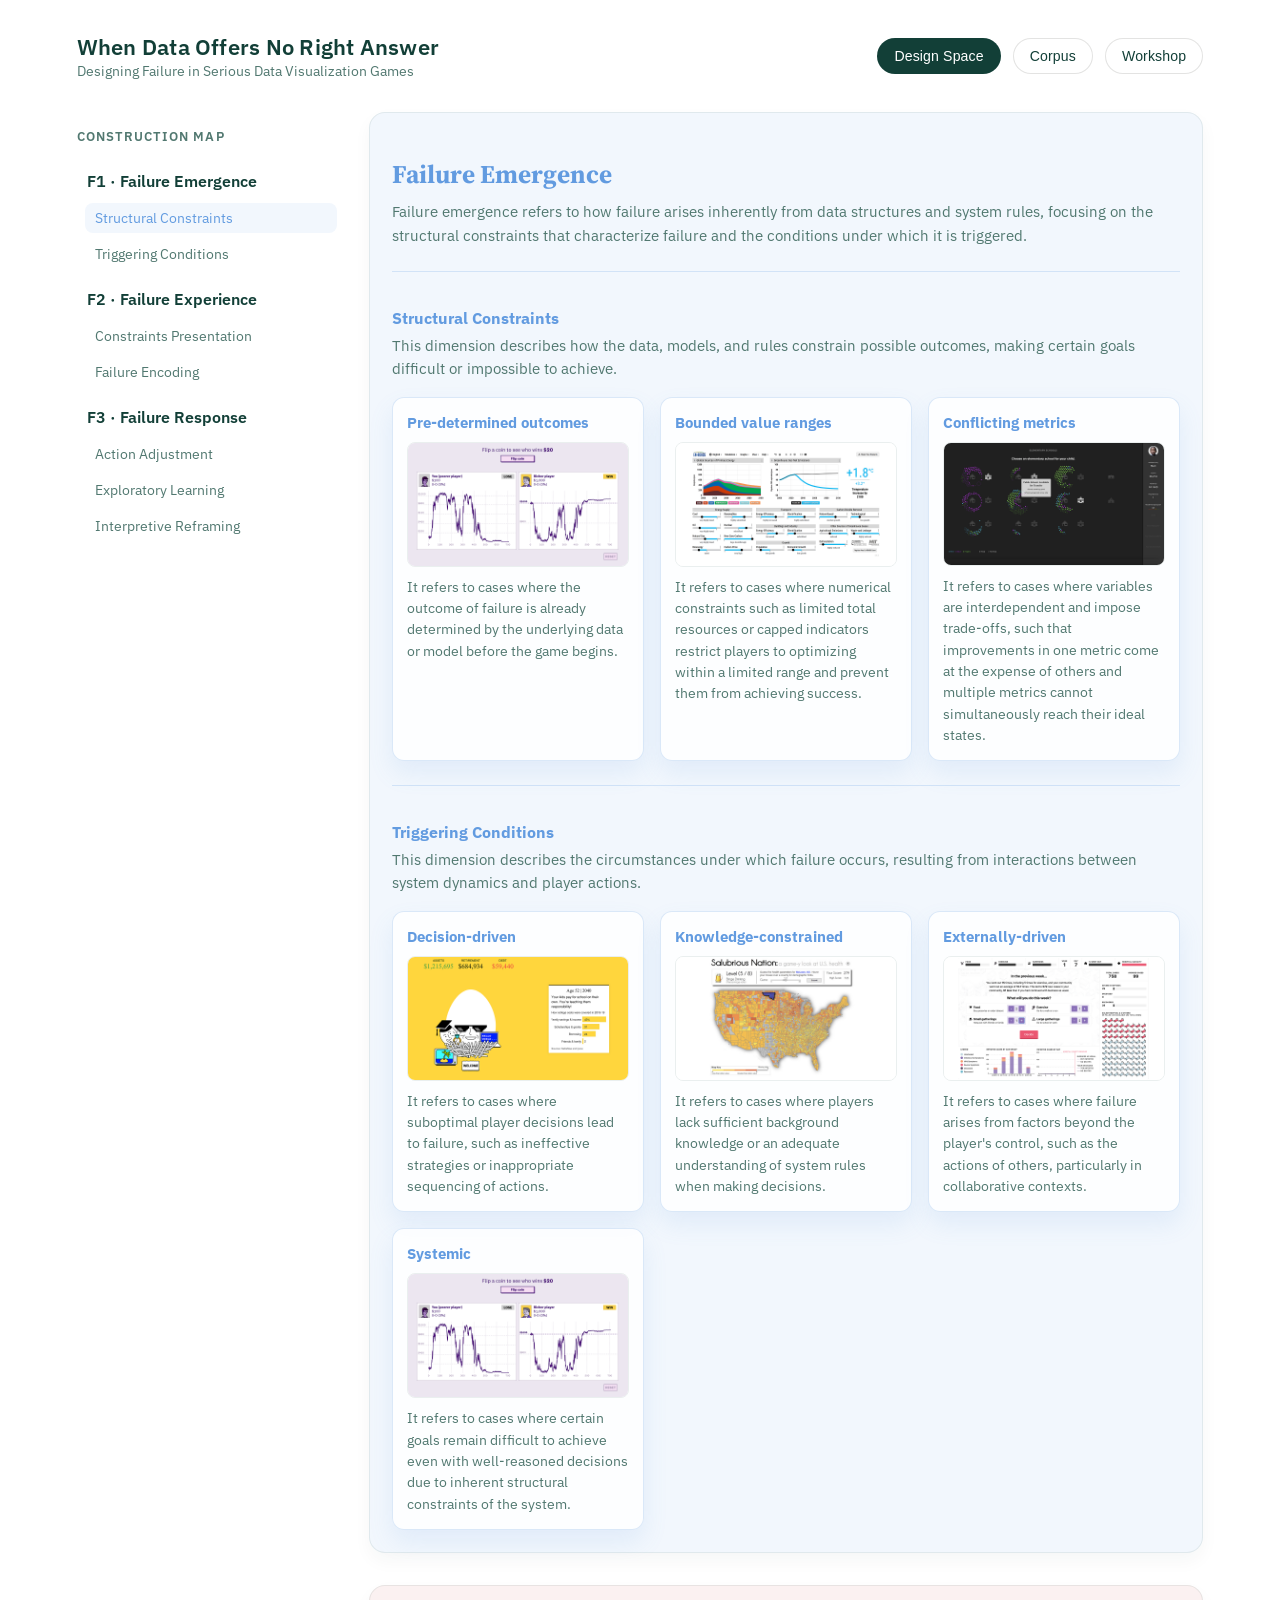
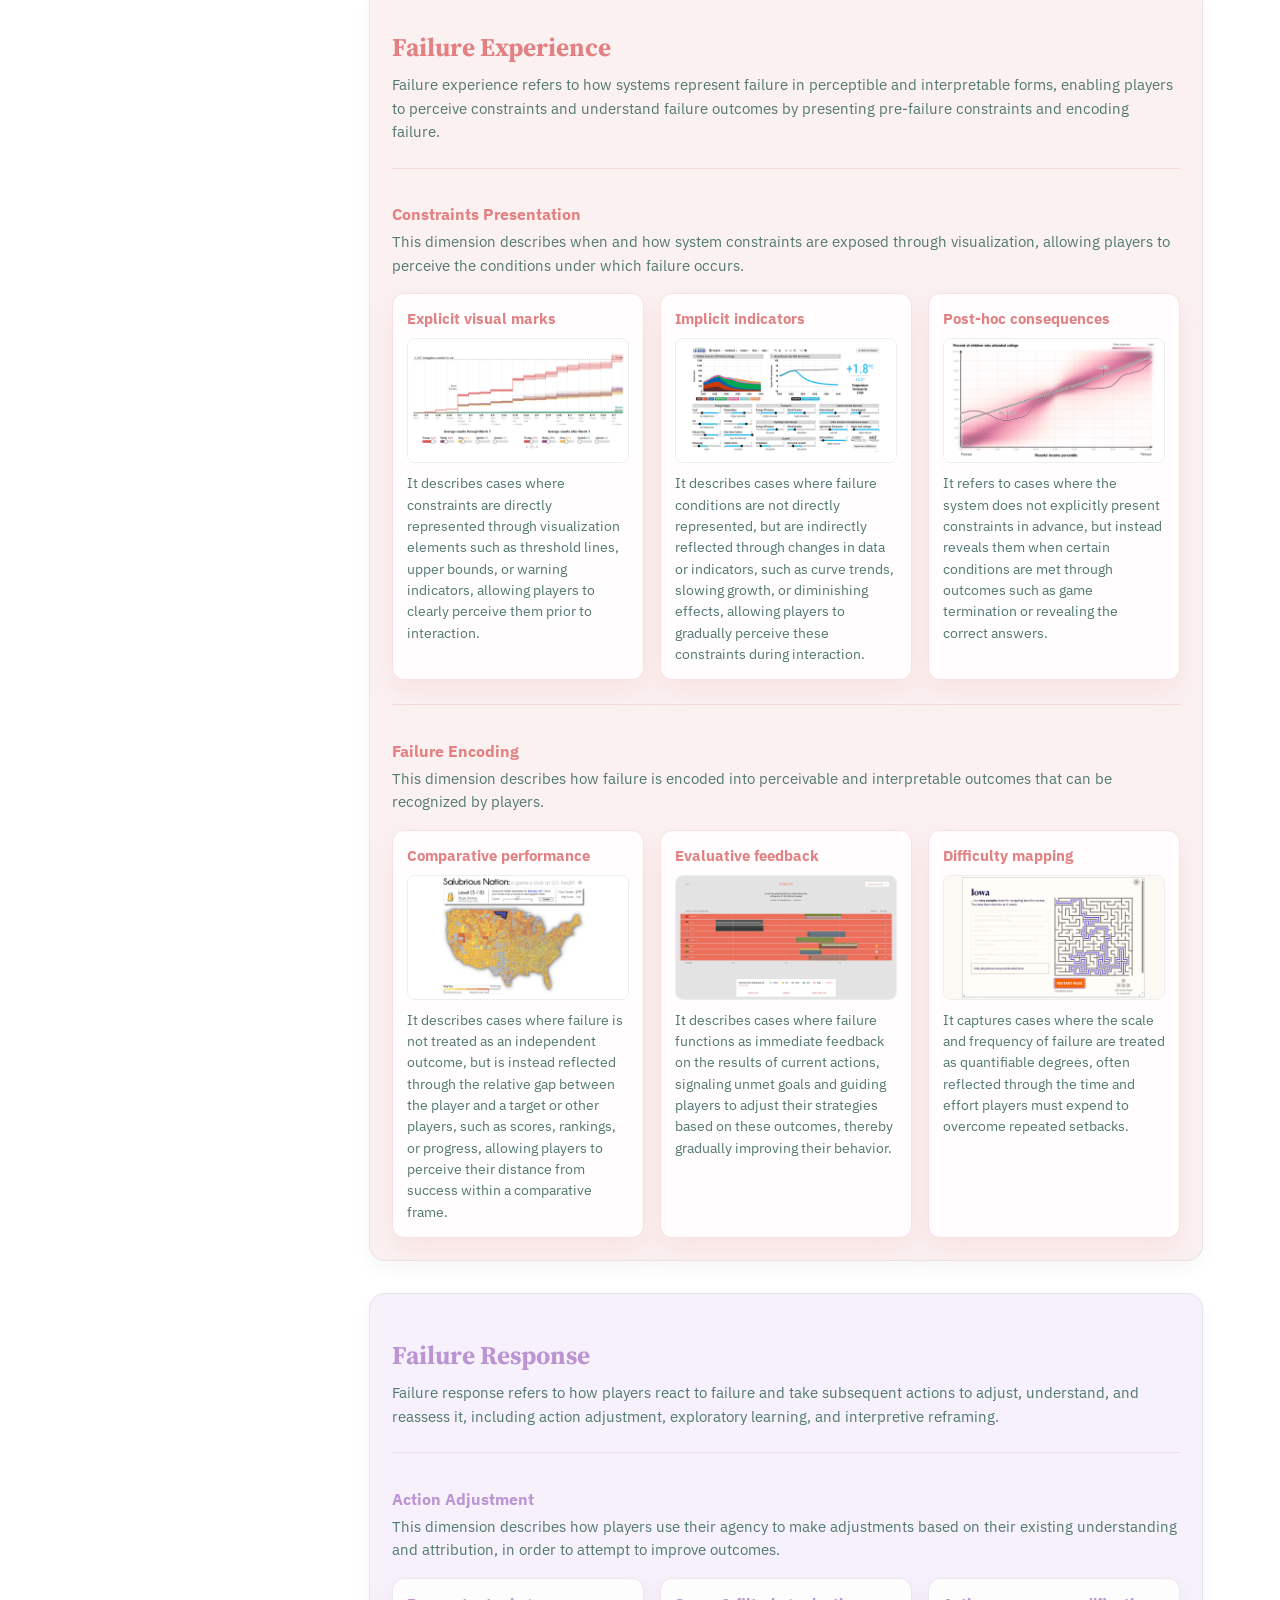
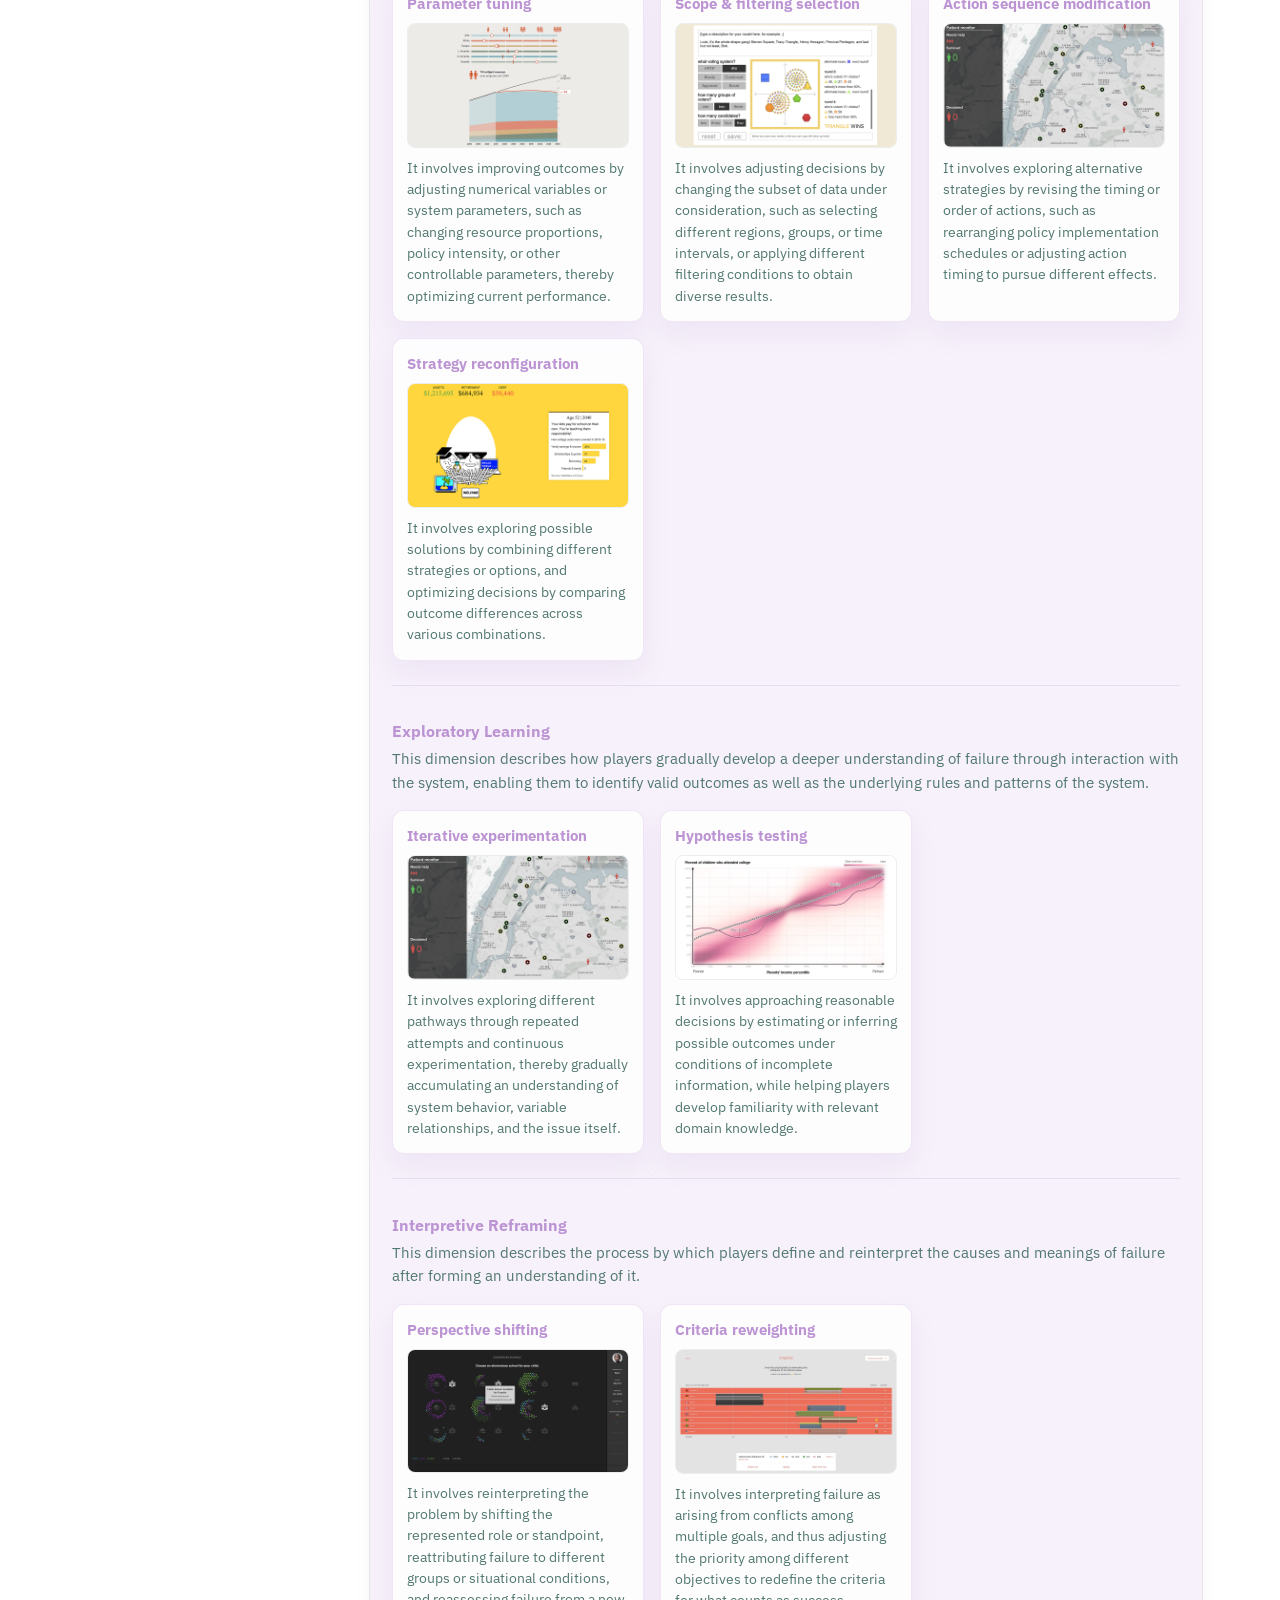
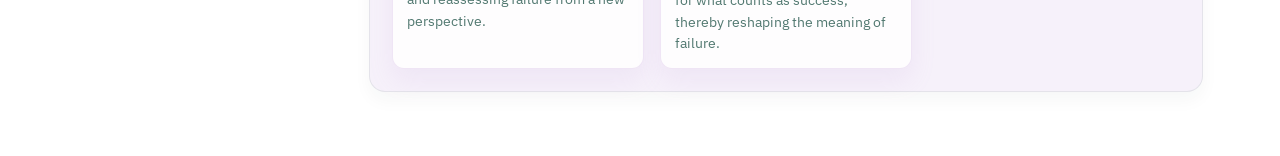
<file: index.html>
<!doctype html>
<html lang="zh-CN">
<head>
  <meta charset="utf-8" />
  <meta name="viewport" content="width=device-width, initial-scale=1" />
  <title>Serious Vis Game</title>
  <link rel="stylesheet" href="styles.css" />
</head>
<body>
  <div class="bg-glow" aria-hidden="true"></div>
  <header class="site-header">
    <div class="brand">
      <!-- <span class="brand-mark">SV</span> -->
      <div>
        <div class="brand-title">When Data Offers No Right Answer</div>
        <div class="brand-subtitle">Designing Failure in Serious Data Visualization Games</div>
      </div>
    </div>
    <nav class="tabs" role="tablist" aria-label="主导航">
      <button class="tab is-active" role="tab" aria-selected="true" data-target="construction" data-page="construction">Design Space</button>
      <button class="tab" role="tab" aria-selected="false" data-target="corpus" data-page="corpus">Corpus</button>
      <!-- <button class="tab" role="tab" aria-selected="false" data-target="design" data-page="design-space">Design Space</button> -->
      <button class="tab" role="tab" aria-selected="false" data-target="workshop" data-page="workshop">Workshop</button>
    </nav>
  </header>

  <main class="page">
    <div id="page-container" aria-live="polite"></div>
  </main>

  <script src="script.js"></script>
</body>
</html>
</file>
<file: styles.css>
@import url('https://fonts.googleapis.com/css2?family=IBM+Plex+Sans:wght@400;500;600&family=Source+Serif+4:wght@400;500;600&display=swap');

:root {
  color-scheme: light;
  --bg: #ffffff;
  --ink: #123f37;
  --muted: #517870;
  --accent: #7bc6b9;
  --accent-2: #bfe6df;
  --panel: #f6fffd;
  --shadow: 0 20px 40px rgba(18, 63, 55, 0.12);
  --f1-strong: #629be0;
  --f1-soft: #f2f7fd;
  --f2-strong: #e38082;
  --f2-soft: #fbf1f1;
  --f3-strong: #bc94d3;
  --f3-soft: #f6f1fa;
}

* {
  box-sizing: border-box;
}

html {
  scroll-behavior: smooth;
}

body {
  margin: 0;
  min-height: 100vh;
  font-family: 'IBM Plex Sans', system-ui, sans-serif;
  color: var(--ink);
  background: var(--bg);
}

.bg-glow {
  position: fixed;
  inset: 0;
  background: transparent;
  pointer-events: none;
  z-index: -1;
}

.site-header {
  display: flex;
  flex-wrap: wrap;
  align-items: center;
  justify-content: space-between;
  gap: 24px;
  padding: 32px 6vw 16px;
}

.brand {
  display: flex;
  align-items: center;
  gap: 16px;
}

.brand-mark {
  width: 52px;
  height: 52px;
  border-radius: 16px;
  display: grid;
  place-items: center;
  font-weight: 600;
  background: linear-gradient(140deg, var(--accent), #a9ddd3);
  color: #fff;
  box-shadow: var(--shadow);
}

.brand-title {
  font-size: 1.4rem;
  font-weight: 600;
  letter-spacing: 0.01em;
}

.brand-subtitle {
  font-size: 0.9rem;
  color: var(--muted);
  max-width: 420px;
}

.tabs {
  display: flex;
  flex-wrap: wrap;
  gap: 12px;
}

.tab {
  border: 1px solid rgba(31, 26, 21, 0.12);
  background: rgba(255, 255, 255, 0.7);
  color: var(--ink);
  padding: 9px 16px;
  border-radius: 999px;
  font-weight: 500;
  font-size: 0.88rem;
  letter-spacing: 0.01em;
  cursor: pointer;
  transition: transform 0.2s ease, box-shadow 0.2s ease, background 0.2s ease;
}

.tab:hover {
  transform: translateY(-2px);
  box-shadow: 0 10px 20px rgba(31, 26, 21, 0.12);
}

.tab.is-active {
  background: var(--ink);
  color: #fff;
  border-color: transparent;
}

.page {
  padding: 0 6vw 64px;
}

.panel {
  display: none;
  background: transparent;
  border-radius: 0;
  padding: 16px 0 0;
  box-shadow: none;
  border: none;
  animation: fadeIn 0.4s ease;
}

.panel.is-active {
  display: block;
}

.panel h1 {
  font-family: 'Source Serif 4', serif;
  font-size: clamp(1.7rem, 2.6vw, 2.2rem);
  margin: 0 0 12px;
}

.panel p {
  margin: 0;
  font-size: 0.95rem;
  line-height: 1.55;
  color: var(--muted);
}

.corpus-panel {
  display: flex;
  flex-direction: column;
  gap: 24px;
}

.corpus-header {
  max-width: 760px;
}

.corpus-grid {
  display: grid;
  grid-template-columns: repeat(auto-fit, minmax(320px, 1fr));
  gap: 22px;
}

.corpus-card {
  position: relative;
  height: 640px;
  perspective: 1200px;
}

.corpus-card-inner {
  position: relative;
  width: 100%;
  height: 100%;
  transition: transform 0.45s ease;
  transform-style: preserve-3d;
}

.corpus-card.is-flipped .corpus-card-inner {
  transform: rotateY(180deg);
}

.corpus-face {
  position: absolute;
  inset: 0;
  background: rgba(255, 255, 255, 0.82);
  border: 1px solid rgba(18, 63, 55, 0.12);
  border-radius: 16px;
  padding: 16px;
  box-shadow: 0 8px 18px rgba(18, 63, 55, 0.05);
  display: flex;
  flex-direction: column;
  gap: 12px;
  backface-visibility: hidden;
  overflow: hidden;
}

.corpus-face-back {
  transform: rotateY(180deg);
}

.corpus-top-row {
  display: flex;
  align-items: center;
  gap: 10px;
  flex-wrap: wrap;
}

.corpus-id-badge {
  display: inline-flex;
  align-items: center;
  padding: 5px 10px;
  border-radius: 999px;
  background: rgba(123, 198, 185, 0.16);
  color: var(--ink);
  font-size: 0.86rem;
  font-weight: 600;
  letter-spacing: 0.02em;
}

.corpus-name {
  margin: 0;
  font-size: 1.08rem;
  line-height: 1.2;
}

.corpus-meta-pill {
  align-self: flex-start;
  padding: 5px 9px;
  border-radius: 999px;
  background: rgba(123, 198, 185, 0.15);
  color: var(--ink);
  font-size: 0.82rem;
  font-weight: 500;
}

.corpus-image {
  width: 100%;
  aspect-ratio: 16 / 9;
  object-fit: cover;
  border-radius: 10px;
  border: 1px solid rgba(18, 63, 55, 0.08);
  background: rgba(255, 255, 255, 0.7);
}

.corpus-title,
.corpus-link-row,
.corpus-failure-forms {
  margin: 0;
  font-size: 0.9rem;
  line-height: 1.55;
}

.corpus-link-row,
.corpus-failure-forms {
  color: var(--muted);
}

.corpus-link {
  color: var(--ink);
  text-decoration: underline;
  text-underline-offset: 2px;
}

.corpus-tags {
  display: flex;
  flex-wrap: wrap;
  gap: 10px;
}

.corpus-tag {
  display: inline-flex;
  align-items: center;
  flex-wrap: wrap;
  gap: 4px;
  padding: 5px 8px;
  border-radius: 999px;
  font-size: 0.76rem;
  line-height: 1.3;
  border: 1px solid transparent;
  font-weight: 500;
}

.corpus-tag.facet-f1 {
  background: var(--f1-soft);
  color: var(--f1-strong);
  border-color: rgba(98, 155, 224, 0.2);
}

.corpus-tag.facet-f2 {
  background: var(--f2-soft);
  color: var(--f2-strong);
  border-color: rgba(227, 128, 130, 0.2);
}

.corpus-tag.facet-f3 {
  background: var(--f3-soft);
  color: var(--f3-strong);
  border-color: rgba(188, 148, 211, 0.2);
}

.corpus-card-controls {
  margin-top: auto;
  display: flex;
  justify-content: flex-end;
}

.corpus-flip-button {
  border: 1px solid rgba(18, 63, 55, 0.16);
  background: #fff;
  color: var(--ink);
  padding: 7px 12px;
  border-radius: 8px;
  font: inherit;
  font-size: 0.82rem;
  cursor: pointer;
}

.corpus-back-header {
  padding-bottom: 8px;
  border-bottom: 1px solid rgba(18, 63, 55, 0.08);
}

.corpus-back-title {
  margin: 0;
  font-family: 'Source Serif 4', serif;
  font-size: 1.02rem;
}

.corpus-back-body {
  display: flex;
  flex-direction: column;
  gap: 12px;
  overflow-y: auto;
  padding-right: 4px;
}

.corpus-back-row {
  display: flex;
  flex-direction: column;
  gap: 4px;
}

.corpus-back-label {
  font-size: 0.74rem;
  font-weight: 600;
  letter-spacing: 0.04em;
  text-transform: uppercase;
  color: var(--muted);
}

.corpus-back-value {
  font-size: 0.86rem;
  line-height: 1.55;
  color: var(--ink);
}

.corpus-empty {
  padding: 20px;
  border-radius: 14px;
  background: rgba(255, 255, 255, 0.72);
  border: 1px solid rgba(18, 63, 55, 0.1);
}

.workshop-panel {
  display: flex;
  flex-direction: column;
  gap: 24px;
}

.workshop-header {
  max-width: 760px;
}

.workshop-grid {
  display: grid;
  grid-template-columns: repeat(3, minmax(0, 1fr));
  gap: 22px;
  align-items: start;
  grid-auto-rows: 8px;
}

.workshop-card {
  width: 100%;
  display: block;
  margin: 0;
  padding: 16px;
  border: 1px solid rgba(18, 63, 55, 0.12);
  border-radius: 16px;
  background: rgba(255, 255, 255, 0.88);
  box-shadow: 0 8px 18px rgba(18, 63, 55, 0.05);
  cursor: pointer;
  text-align: left;
}

.workshop-card h2 {
  margin: 0;
  font-size: 1rem;
  margin-bottom: 14px;
}

.workshop-card-stack {
  display: flex;
  flex-direction: column;
  gap: 12px;
}

.workshop-card-image {
  width: 100%;
  display: block;
  border-radius: 10px;
  border: 1px solid rgba(18, 63, 55, 0.08);
  background: #fff;
}

.workshop-lightbox {
  position: fixed;
  inset: 0;
  display: none;
  align-items: center;
  justify-content: center;
  padding: 28px;
  z-index: 20;
}

.workshop-lightbox.is-open {
  display: flex;
}

.workshop-lightbox-backdrop {
  position: absolute;
  inset: 0;
  background: rgba(18, 63, 55, 0.42);
  backdrop-filter: blur(3px);
}

.workshop-lightbox-dialog {
  position: relative;
  width: min(1080px, 100%);
  max-height: calc(100vh - 56px);
  overflow: auto;
  padding: 24px;
  border-radius: 18px;
  background: #fff;
  box-shadow: 0 24px 50px rgba(18, 63, 55, 0.18);
}

.workshop-lightbox-close {
  position: sticky;
  top: 0;
  margin-left: auto;
  display: block;
  padding: 8px 12px;
  border: 1px solid rgba(18, 63, 55, 0.12);
  border-radius: 999px;
  background: rgba(255, 255, 255, 0.95);
  color: var(--ink);
  cursor: pointer;
}

.workshop-lightbox-dialog h2 {
  margin: 8px 0 18px;
  font-size: 1.18rem;
}

.workshop-lightbox-images {
  display: grid;
  grid-template-columns: repeat(auto-fit, minmax(280px, 1fr));
  gap: 16px;
}

.workshop-lightbox-images img {
  width: 100%;
  display: block;
  border-radius: 10px;
  border: 1px solid rgba(18, 63, 55, 0.08);
}

.construction-layout {
  display: grid;
  grid-template-columns: minmax(220px, 260px) minmax(0, 1fr);
  gap: 32px;
  align-items: start;
}

.sidebar {
  position: sticky;
  top: 24px;
  align-self: start;
  padding: 16px 0;
}

.sidebar-title {
  font-weight: 600;
  font-size: 0.82rem;
  text-transform: uppercase;
  letter-spacing: 0.08em;
  color: var(--muted);
  margin-bottom: 12px;
}

.sidebar-toggle {
  display: none;
  margin-bottom: 12px;
  padding: 6px 12px;
  border-radius: 999px;
  border: 1px solid rgba(18, 63, 55, 0.2);
  background: rgba(246, 255, 253, 0.9);
  color: var(--ink);
  font-size: 0.9rem;
  cursor: pointer;
}

.sidebar-nav {
  display: flex;
  flex-direction: column;
  gap: 6px;
}

.sidebar-link,
.sidebar-sublink {
  text-decoration: none;
  color: var(--ink);
  padding: 6px 10px;
  border-radius: 8px;
  transition: background 0.2s ease, color 0.2s ease;
}

.sidebar-link {
  font-weight: 600;
  margin-top: 8px;
}

.sidebar-sublink {
  font-size: 0.86rem;
  color: var(--muted);
  margin-left: 8px;
}

.sidebar-link:hover,
.sidebar-sublink:hover {
  background: rgba(123, 198, 185, 0.2);
  color: var(--ink);
}

.sidebar-link.is-active,
.sidebar-sublink.is-active {
  background: rgba(123, 198, 185, 0.3);
  color: var(--ink);
}

.sidebar-link-f1.is-active,
.sidebar-sublink-f1.is-active {
  background: var(--f1-soft);
  color: var(--f1-strong);
}

.sidebar-link-f2.is-active,
.sidebar-sublink-f2.is-active {
  background: var(--f2-soft);
  color: var(--f2-strong);
}

.sidebar-link-f3.is-active,
.sidebar-sublink-f3.is-active {
  background: var(--f3-soft);
  color: var(--f3-strong);
}

.construction-content {
  display: flex;
  flex-direction: column;
  gap: 32px;
}

.facet-block {
  padding: 22px;
  border-radius: 16px;
  border: 1px solid rgba(18, 63, 55, 0.08);
  box-shadow: 0 8px 18px rgba(18, 63, 55, 0.04);
}

.facet-block h2 {
  font-family: 'Source Serif 4', serif;
  font-size: clamp(1.45rem, 2vw, 1.8rem);
  margin-bottom: 8px;
}

.dimension-block {
  margin-top: 24px;
  padding-top: 18px;
  border-top: 1px solid rgba(18, 63, 55, 0.1);
}

.facet-block,
.dimension-block {
  scroll-margin-top: 120px;
}

.dimension-block h3 {
  font-size: 1.02rem;
  margin-bottom: 6px;
}

.decision-grid {
  margin-top: 16px;
  display: grid;
  grid-template-columns: repeat(3, minmax(0, 1fr));
  gap: 16px;
}

.decision-card {
  background: rgba(255, 255, 255, 0.82);
  border: 1px solid rgba(18, 63, 55, 0.12);
  border-radius: 12px;
  padding: 14px;
  box-shadow: 0 6px 14px rgba(18, 63, 55, 0.05);
  display: flex;
  flex-direction: column;
  gap: 10px;
}

.decision-card h4 {
  margin: 0;
  font-size: 0.95rem;
}

.decision-card img {
  width: 100%;
  border-radius: 8px;
  border: 1px solid rgba(18, 63, 55, 0.08);
  object-fit: cover;
}

.decision-card p {
  margin: 0;
  font-size: 0.86rem;
  line-height: 1.55;
  color: var(--muted);
}

.facet-f1 {
  background: var(--f1-soft);
}

.facet-f1 h2,
.facet-f1 h3,
.facet-f1 .decision-card h4 {
  color: var(--f1-strong);
}

.facet-f1 .dimension-block {
  border-top-color: rgba(98, 155, 224, 0.22);
}

.facet-f1 .decision-card {
  border-color: rgba(98, 155, 224, 0.22);
  box-shadow: 0 12px 24px rgba(98, 155, 224, 0.12);
}

.facet-f2 {
  background: var(--f2-soft);
}

.facet-f2 h2,
.facet-f2 h3,
.facet-f2 .decision-card h4 {
  color: var(--f2-strong);
}

.facet-f2 .dimension-block {
  border-top-color: rgba(227, 128, 130, 0.22);
}

.facet-f2 .decision-card {
  border-color: rgba(227, 128, 130, 0.22);
  box-shadow: 0 12px 24px rgba(227, 128, 130, 0.12);
}

.facet-f3 {
  background: var(--f3-soft);
}

.facet-f3 h2,
.facet-f3 h3,
.facet-f3 .decision-card h4 {
  color: var(--f3-strong);
}

.facet-f3 .dimension-block {
  border-top-color: rgba(188, 148, 211, 0.22);
}

.facet-f3 .decision-card {
  border-color: rgba(188, 148, 211, 0.22);
  box-shadow: 0 12px 24px rgba(188, 148, 211, 0.12);
}

@keyframes fadeIn {
  from {
    opacity: 0;
    transform: translateY(8px);
  }
  to {
    opacity: 1;
    transform: translateY(0);
  }
}

@media (max-width: 1100px) {
  .decision-grid {
    grid-template-columns: repeat(2, minmax(0, 1fr));
  }

  .workshop-grid {
    grid-template-columns: repeat(2, minmax(0, 1fr));
  }
}

@media (max-width: 720px) {
  .site-header {
    padding: 24px 6vw 12px;
  }

  .brand {
    flex-direction: column;
    align-items: flex-start;
  }

  .brand-mark {
    width: 44px;
    height: 44px;
  }

  .panel {
    padding: 12px 0 0;
  }

  .corpus-grid {
    grid-template-columns: 1fr;
  }

  .corpus-card {
    padding: 16px;
  }

  .workshop-grid {
    grid-template-columns: 1fr;
  }

  .workshop-lightbox {
    padding: 16px;
  }

  .workshop-lightbox-dialog {
    padding: 18px;
    max-height: calc(100vh - 32px);
  }

  .construction-layout {
    grid-template-columns: 1fr;
  }

  .sidebar {
    position: static;
    padding-bottom: 0;
  }

  .sidebar-toggle {
    display: inline-flex;
    align-items: center;
    gap: 6px;
  }

  .sidebar-nav {
    flex-direction: row;
    flex-wrap: wrap;
  }

  .sidebar.is-collapsed .sidebar-nav {
    display: none;
  }

  .sidebar-link,
  .sidebar-sublink {
    margin: 0;
  }

  .decision-grid {
    grid-template-columns: 1fr;
  }

  .facet-block {
    padding: 22px;
  }
}

@media (max-width: 560px) {
  .decision-grid {
    grid-template-columns: 1fr;
  }
}
</file>
